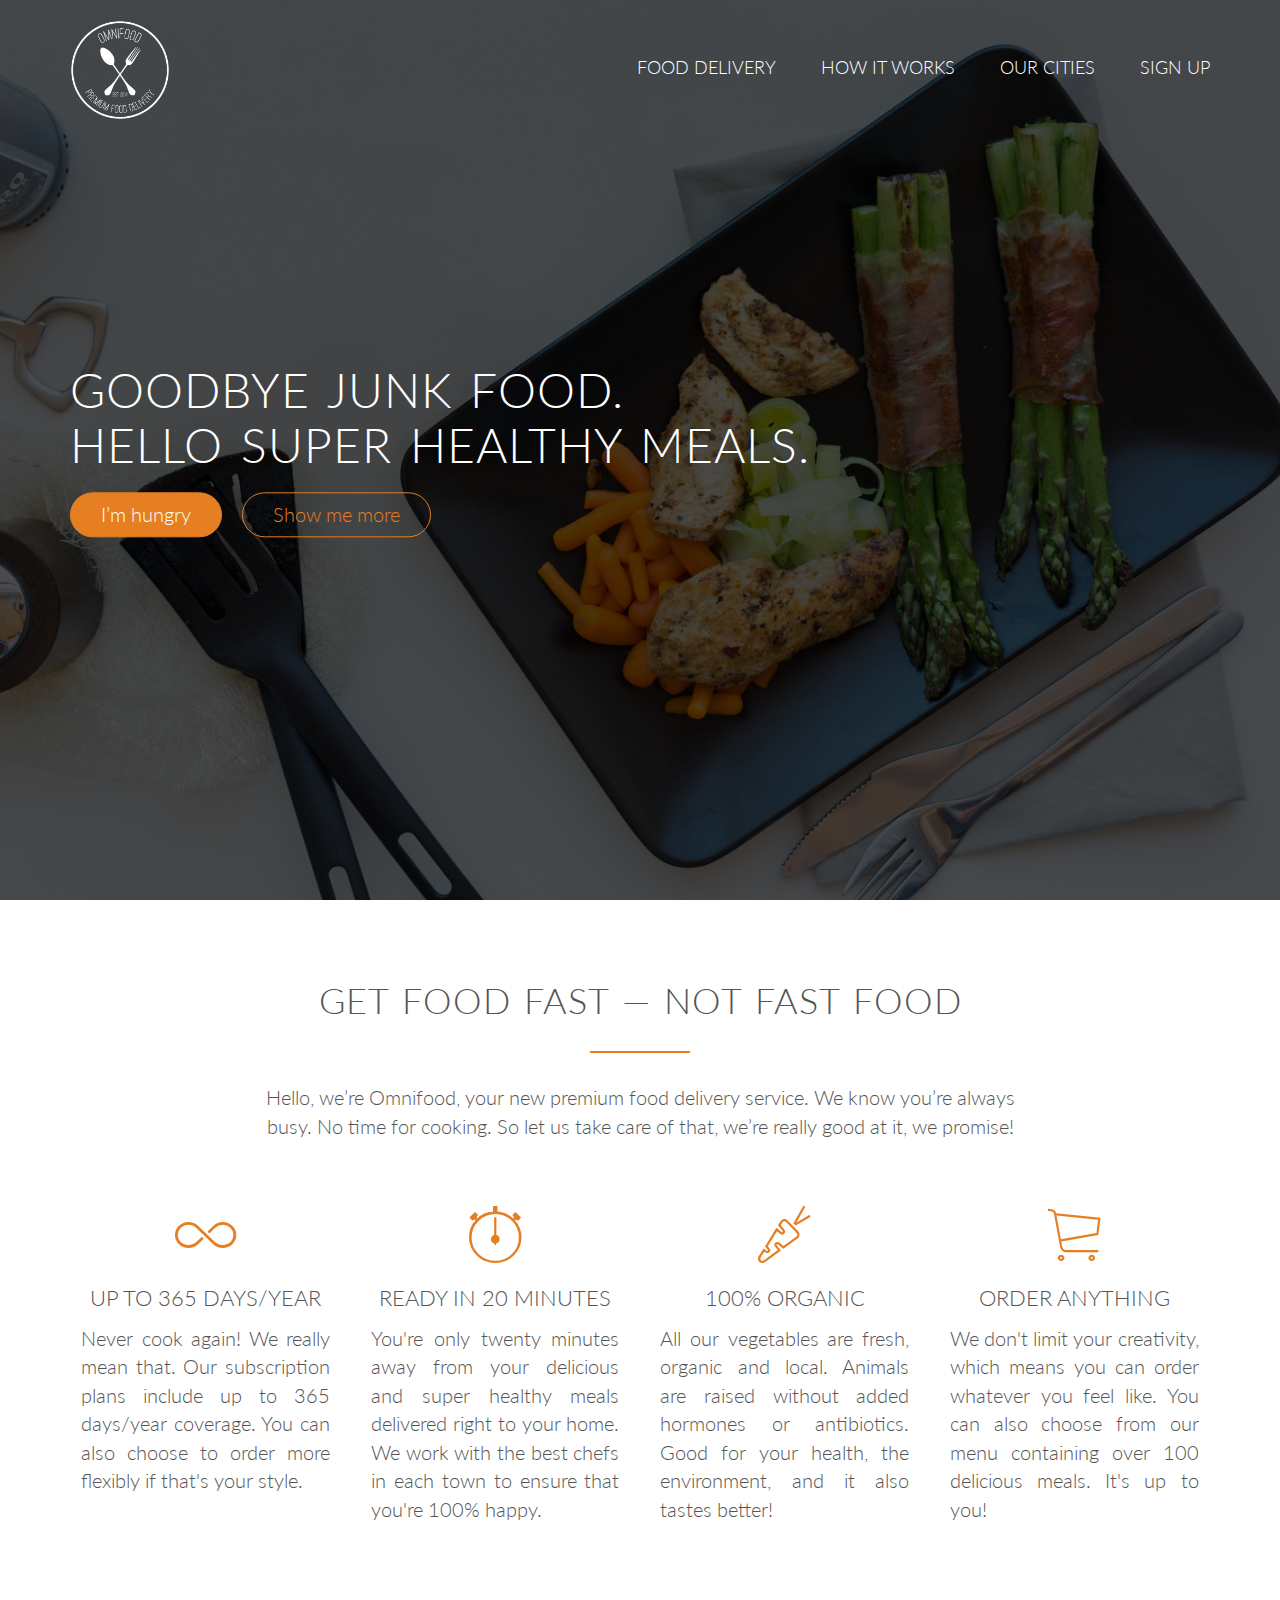
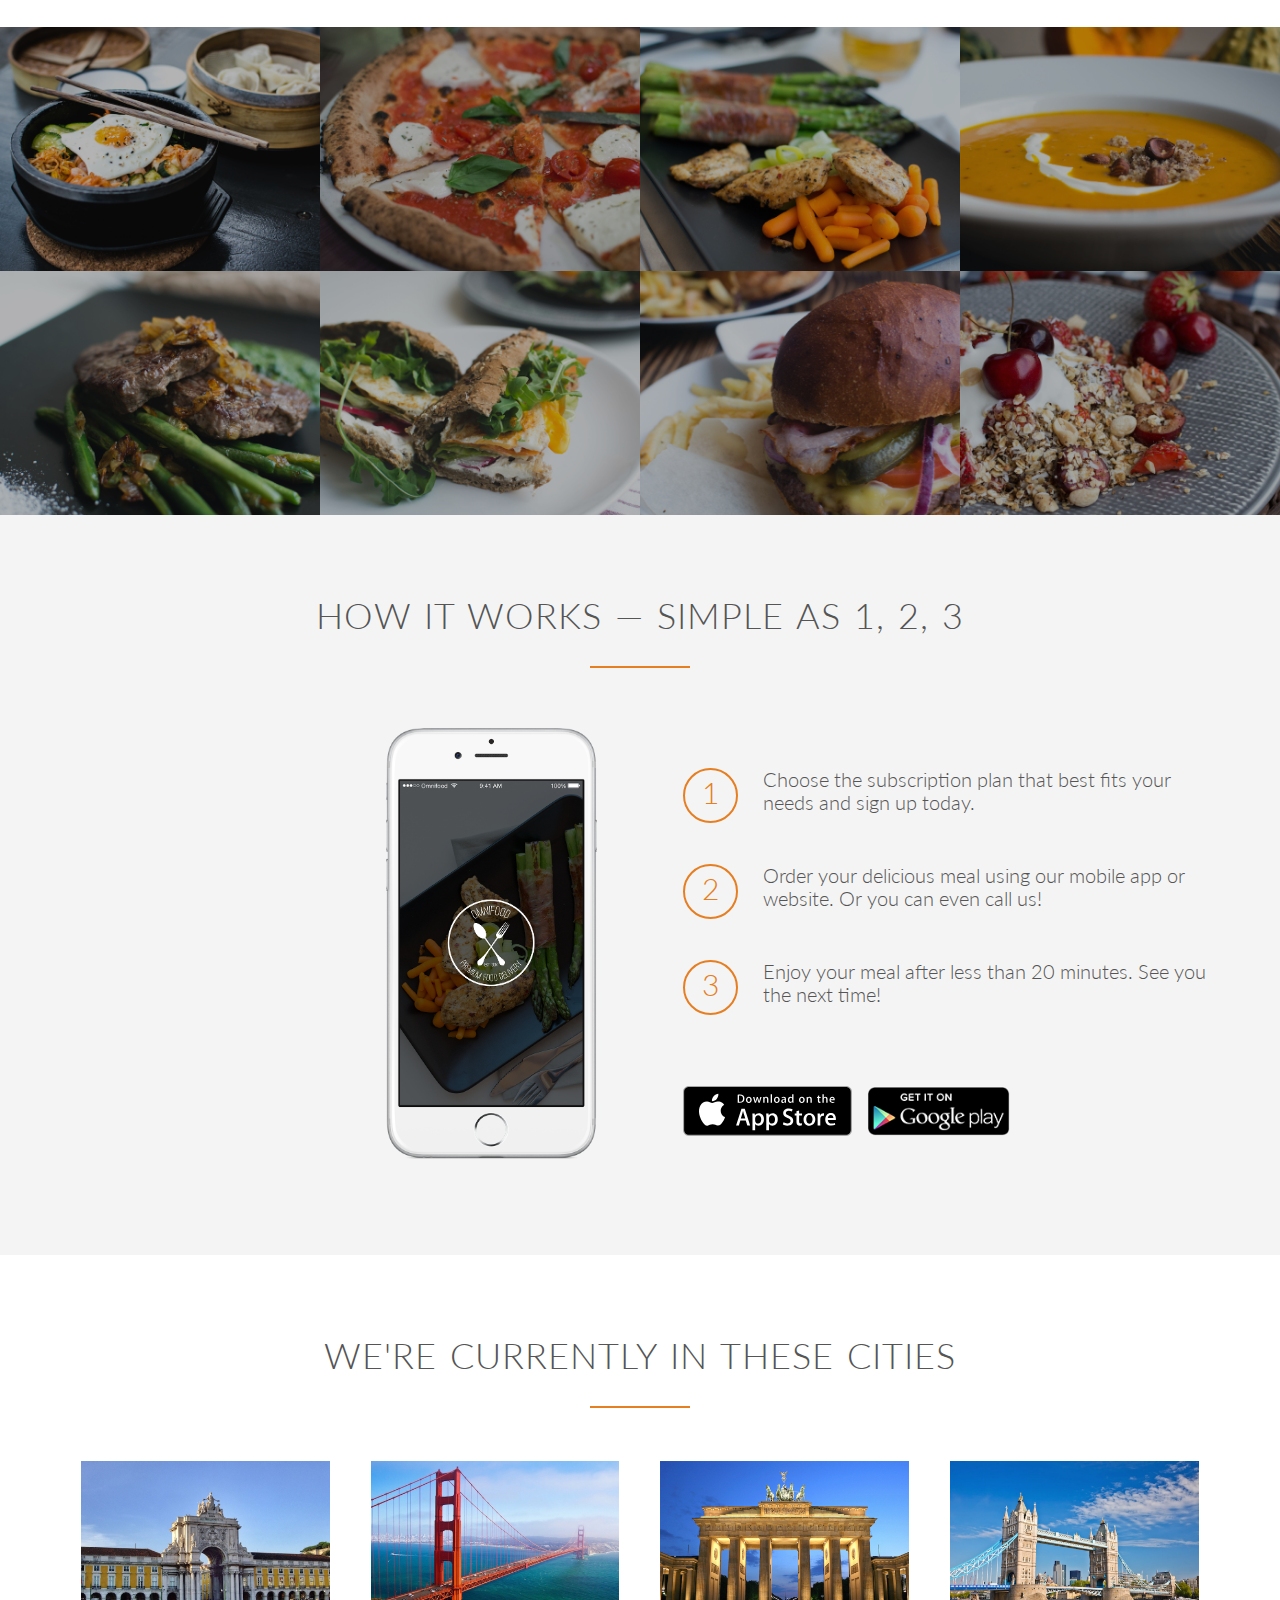
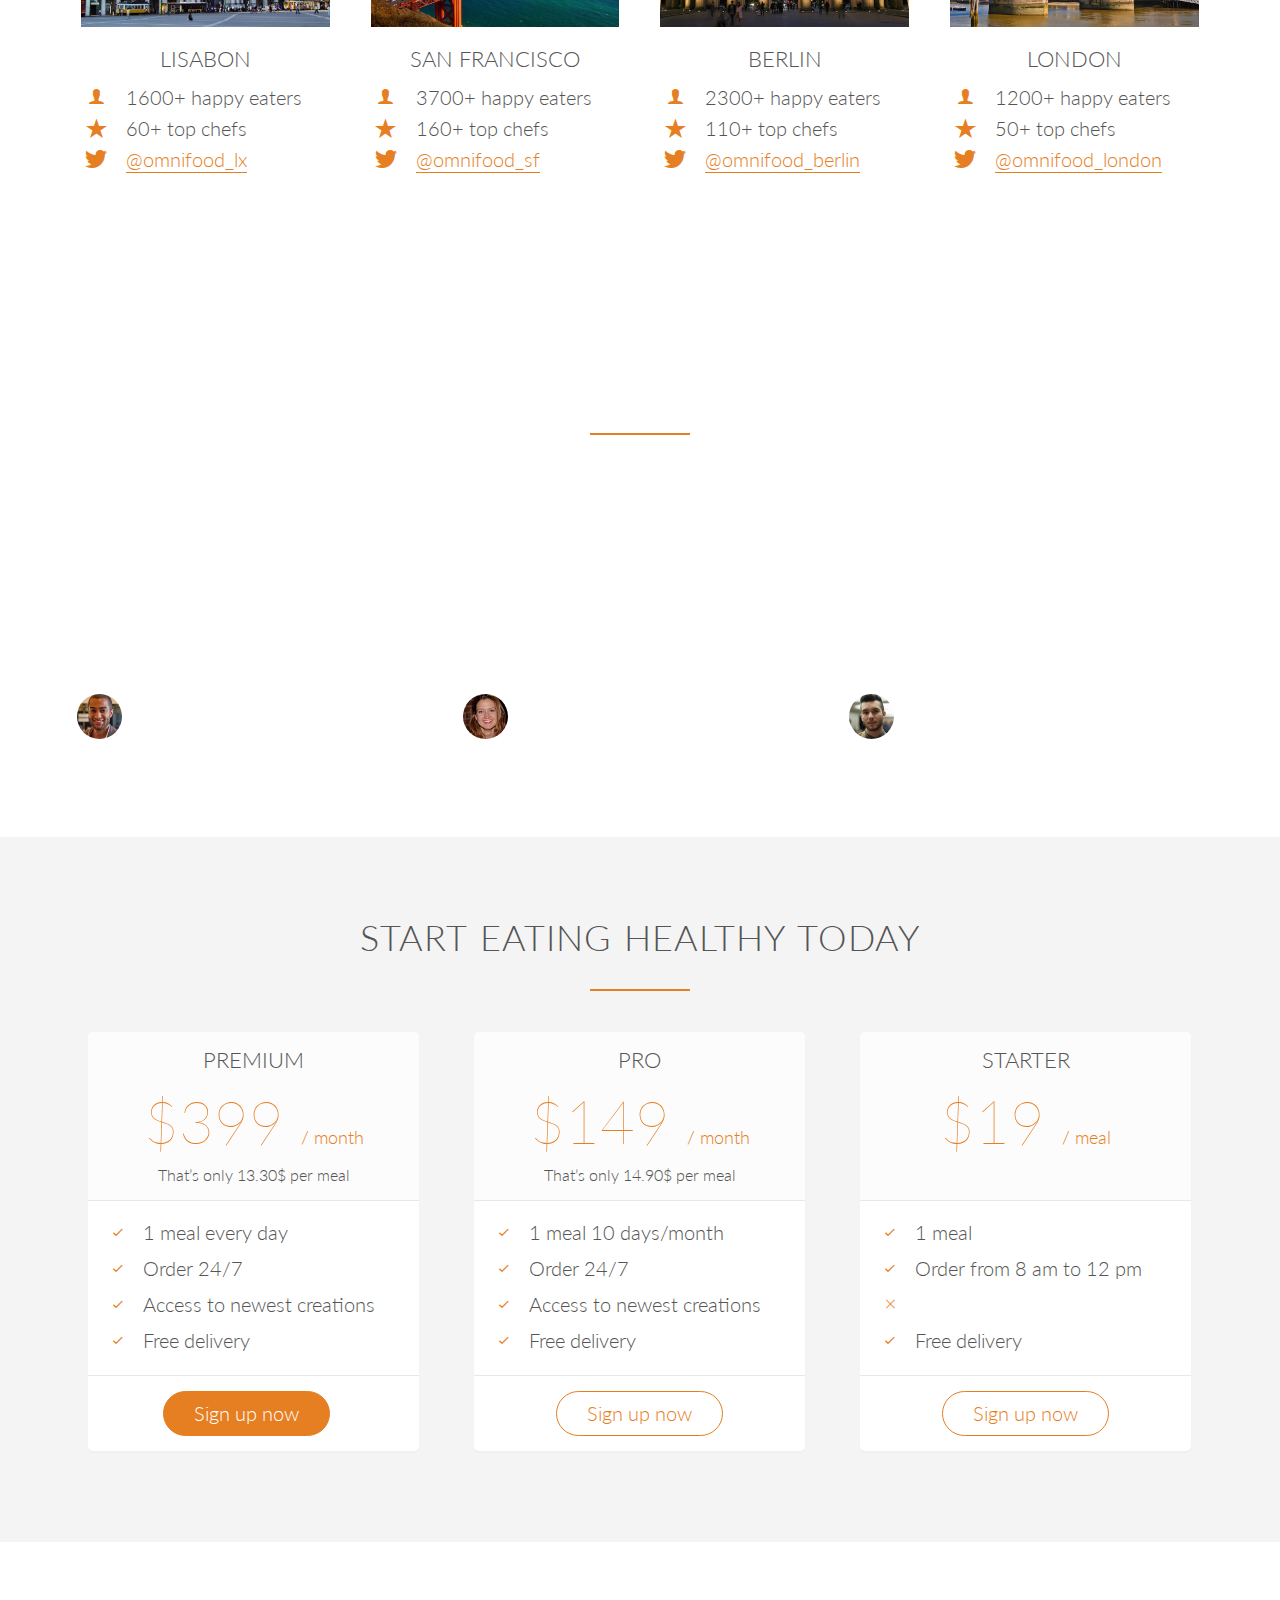
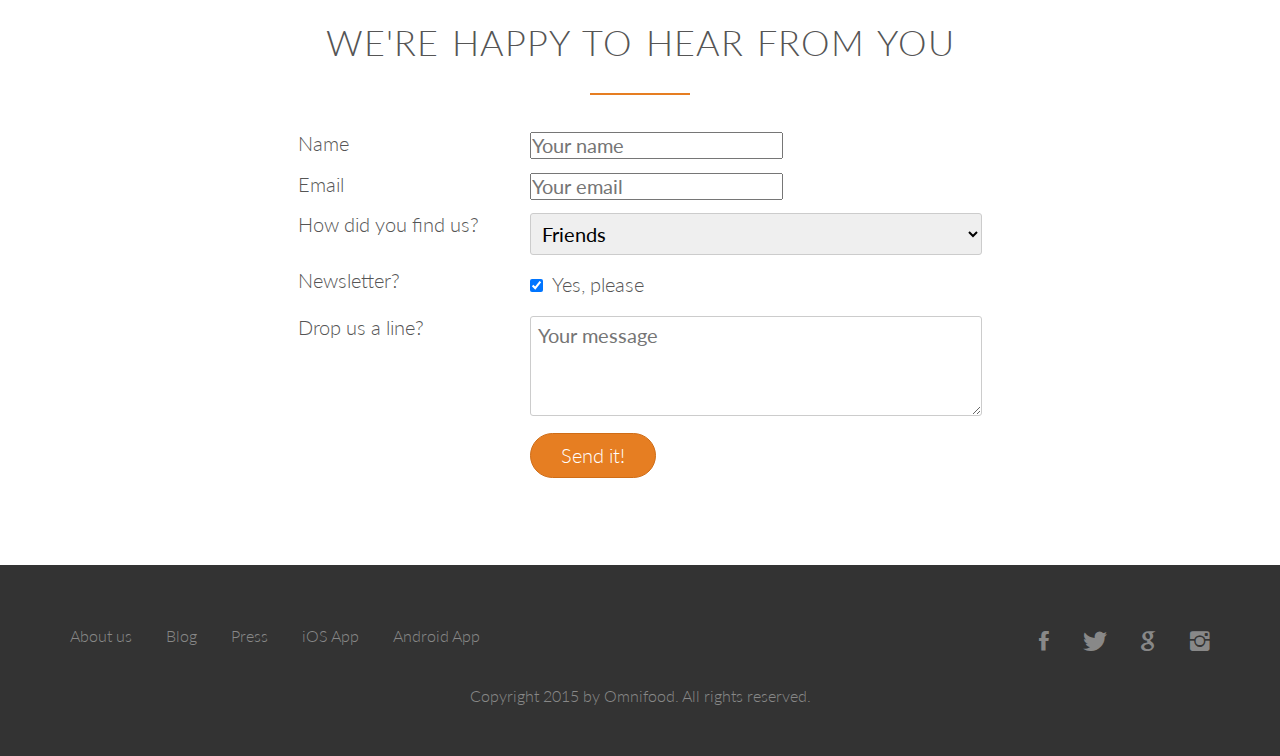
<file: Omnifood/index.html>
<!DOCTYPE html>
<html lang="en">

<head>
    <meta charset="UTF-8">
    <meta name="viewport" content="width=device-width, initial-scale=1.0">
    <meta http-equiv="X-UA-Compatible" content="ie=edge">
    <link rel="stylesheet" type="text/css" href="vendors/css/normalize.css">
    <link rel="stylesheet" type="text/css" href="resources/css/img/style.css">
    <link href="https://fonts.googleapis.com/css?family=Lato:100,300,300i,400&display=swap" rel="stylesheet">
    <link rel="stylesheet" type="text/css" href="vendors/css/grid.css">
    <link rel="stylesheet" type="text/css" href="vendors/css/ionicons.min.css">

    <title>Omnifood</title>
</head>

<body>
    <header>
        <nav>
            <div class="row">
                <img src="resources/img/logo-white.png" alt="omnifood logo" class="logo">
                <ul class="main-nav">
                    <li> <a href="#">Food delivery</a></li>
                    <li> <a href="#">How it works</a></li>
                    <li> <a href="#">Our cities</a></li>
                    <li> <a href="#">Sign up</a></li>
                </ul>
            </div>
        </nav>
        <div class="hero-text-box">
            <h1>Goodbye junk food.<br> Hello super healthy meals.</h1>
            <a class="btn btn-full" href="#"> I’m hungry </a>
            <a class="btn btn-ghost" href="#"> Show me more </a>
        </div>
    </header>
    <section class="sections-features">
        <div class="row">
            <h2>Get food fast &mdash; not fast food</h2>
            <p class="long-copy">
                Hello, we’re Omnifood, your new premium food delivery service.
                We know you’re always busy. No time for cooking. So let us take care of that,
                we’re really good at it, we promise!
            </p>
        </div>

        <div class="row">

            <div class="col span-1-of-4 box">
                <i class="ion-ios-infinite-outline icon-big"></i>
                <h3>Up to 365 days/year</h3>
                <p>
                    Never cook again! We really mean that. Our subscription plans include up to 365 days/year coverage.
                    You can
                    also choose to order more flexibly if that's your style.
                </p>
            </div>
            <div class="col span-1-of-4 box">
                <i class="ion-ios-stopwatch-outline icon-big"></i>
                <h3>Ready in 20 minutes</h3>
                <p>
                    You're only twenty minutes away from your delicious and super healthy meals delivered right to your
                    home. We work with the
                    best chefs in each town to ensure that you're 100% happy. </p>
            </div>
            <div class="col span-1-of-4 box">
                <i class="ion-ios-nutrition-outline icon-big"></i>
                <h3>100% organic</h3>
                <p>
                    All our vegetables are fresh, organic and local. Animals are raised without added hormones or
                    antibiotics.
                    Good for your health, the environment, and it also tastes better!</p>
            </div>
            <div class="col span-1-of-4 box">
                <i class="ion-ios-cart-outline icon-big"></i>
                <h3>Order anything</h3>
                <p>
                    We don't limit your creativity,
                    which means you can order whatever you feel like. You can also choose from our menu containing over
                    100 delicious meals. It's up to you!
                </p>
            </div>

        </div>
    </section>

    <section class="section-meals">
        <ul class="meals-showcase clearfix">
            <li>
                <figure class="meal-photo">
                    <img src="resources/img/1.jpg" alt="Korean bibimbap with egg and vegetables">
                </figure>
            </li>
            <li>
                <figure class="meal-photo">
                    <img src="resources/img/2.jpg" alt="Simple italian pizza with cherry tomatoes">
                </figure>
            </li>
            <li>
                <figure class="meal-photo">
                    <img src="resources/img/3.jpg" alt="Chicken breast steak with vegetables">
                </figure>
            </li>
            <li>
                <figure class="meal-photo">
                    <img src="resources/img/4.jpg" alt="Autumn pumpkin soup">
                </figure>
            </li>
        </ul>
        <ul class="meals-showcase clearfix">
            <li>
                <figure class="meal-photo">
                    <img src=" resources/img/5.jpg" alt="Paleo beef steak with vegetables">
                </figure>
            </li>
            <li>
                <figure class="meal-photo">
                    <img src=" resources/img/6.jpg" alt="Healthy baguette with egg and vegetables">
                </figure>
            </li>
            <li>
                <figure class="meal-photo">
                    <img src=" resources/img/7.jpg" alt="Burger with cheddar and bacon">
                </figure>
            </li>
            <li>
                <figure class="meal-photo">
                    <img src=" resources/img/8.jpg" alt="Granola with cherries and strawberries">
                </figure>
            </li>
        </ul>
    </section>


    <section class="section-steps">
        <div class="row">
            <h2>How it works &mdash; Simple as 1, 2, 3</h2>
        </div>
        <div class="row">
            <div class="col span-1-of-2 steps-box">
                <img src="resources/img/app-iPhone.png" alt="Omnifood app on iPhone" class="app-screen">
            </div>
            <div class="col span-1-of-2 steps-box">
                <div class="works-step">
                    <div>1</div>
                    <p>Choose the subscription plan that best fits your needs and sign up today.</p>
                </div>
                <div class="works-step">
                    <div>2</div>
                    <p>Order your delicious meal using our mobile app or website. Or you can even call us!</p>
                </div>
                <div class="works-step">
                    <div>3</div>
                    <p>Enjoy your meal after less than 20 minutes. See you the next time!</p>
                </div>
                <a href="#" class="btn-app"><img src="resources/img/download-app.svg" alt="App Store Button"></a>
                <a href="#" class="btn-app"><img src="resources/img/download-app-android.png"
                        alt="Play Store Button"></a>
            </div>
        </div>
    </section>
    <section class="section-cities">
        <div class="row">
            <h2>We're currently in these cities</h2>
        </div>
        <div class="row">
            <div class="col span-1-of-4 box">
                <img src="resources/img/lisbon-3.jpg" alt="lisabon">
                <h3>Lisabon</h3>
                <div class="city-feature">
                    <i class="ion-ios-person icon-small"></i>
                    1600+ happy eaters
                </div>
                <div class="city-feature">
                    <i class="ion-ios-star icon-small"></i>
                    60+ top chefs
                </div>
                <div class="city-feature">
                    <i class="ion-social-twitter icon-small"></i>
                    <a href="#"> @omnifood_lx</a>
                </div>
            </div>
            <div class="col span-1-of-4 box">
                <img src="resources/img/san-francisco.jpg" alt="lisabon">
                <h3>San Francisco</h3>
                <div class="city-feature">
                    <i class="ion-ios-person icon-small"></i>
                    3700+ happy eaters
                </div>
                <div class="city-feature">
                    <i class="ion-ios-star icon-small"></i>
                    160+ top chefs
                </div>
                <div class="city-feature">
                    <i class="ion-social-twitter icon-small"></i>
                    <a href="#"> @omnifood_sf</a>

                </div>
            </div>
            <div class="col span-1-of-4 box">
                <img src="resources/img/berlin.jpg" alt="lisabon">
                <h3>Berlin</h3>
                <div class="city-feature">
                    <i class="ion-ios-person icon-small"></i>
                    2300+ happy eaters
                </div>
                <div class="city-feature">
                    <i class="ion-ios-star icon-small"></i>
                    110+ top chefs
                </div>
                <div class="city-feature">
                    <i class="ion-social-twitter icon-small"></i>
                    <a href="#">@omnifood_berlin</a>

                </div>
            </div>
            <div class="col span-1-of-4 box">
                <img src="resources/img/london.jpg" alt="lisabon">
                <h3>London</h3>
                <div class="city-feature">
                    <i class="ion-ios-person icon-small"></i>
                    1200+ happy eaters
                </div>
                <div class="city-feature">
                    <i class="ion-ios-star icon-small"></i>
                    50+ top chefs
                </div>
                <div class="city-feature">
                    <i class="ion-social-twitter icon-small"></i>
                    <a href="#">@omnifood_london</a>

                </div>
            </div>
        </div>
    </section>
    <section class="section-testimonials">
        <div class="row">
            <h2>Our customers can't live without us</h2>
        </div>
        <div class="row">
            <div class="col span-1-of-3">
                <blockquote>
                    Omnifood is just awesome! I just launched a startup which leaves me with no time for cooking, so
                    Omnifood is a life-saver.
                    Now that I got used to it, I couldn't live without my daily meals!
                    <cite> <img src="resources/img/customer-1.jpg">Alberto Duncan</cite>
                </blockquote>
            </div>
            <div class="col span-1-of-3">
                <blockquote>
                    Inexpensive, healthy and great-tasting meals, delivered right to my home. We have lots of food
                    delivery here in Lisbon, but no one comes even close to Omifood.
                    Me and my family are so in love!
                    <cite> <img src="resources/img/customer-2.jpg">Joana Silva</cite>
                </blockquote>
            </div>
            <div class="col span-1-of-3">
                <blockquote>
                    I was looking for a quick and easy food delivery service in San Franciso. I tried a lot of them and
                    ended up with Omnifood.
                    Best food delivery service in the Bay Area. Keep up the great work!
                    <cite> <img src="resources/img/customer-3.jpg">Milton Chapman</cite>
                </blockquote>
            </div>
        </div>
    </section>
    <section class="section-plans">
        <div class="row">
            <h2>Start eating healthy today</h2>
        </div>
        <div class="row">
            <div class="col span-1-of-3">
                <div class=plan-box>
                    <div>
                        <h3>Premium</h3>
                        <p class="plan-price"> $399 <span>/ month</span></p>
                        <p class="plan-price-meal"> That’s only 13.30$ per meal</p>
                    </div>
                    <div>
                        <ul>
                            <li><i class="ion-ios-checkmark-empty icon-small"></i>1 meal every day</li>
                            <li><i class="ion-ios-checkmark-empty icon-small"></i>Order 24/7</li>
                            <li><i class="ion-ios-checkmark-empty icon-small"></i>Access to newest creations</li>
                            <li><i class="ion-ios-checkmark-empty icon-small"></i>Free delivery</li>
                        </ul>
                    </div>
                    <div>
                        <a href="#" class="btn btn-full">Sign up now</a>
                    </div>
                </div>
            </div>
            <div class="col span-1-of-3">
                <div class=plan-box>
                    <div>
                        <h3>Pro</h3>
                        <p class="plan-price"> $149 <span>/ month</span></p>
                        <p class="plan-price-meal"> That’s only 14.90$ per meal</p>
                    </div>
                    <div>
                        <ul>
                            <li><i class="ion-ios-checkmark-empty icon-small"></i>1 meal 10 days/month</li>
                            <li><i class="ion-ios-checkmark-empty icon-small"></i>Order 24/7</li>
                            <li><i class="ion-ios-checkmark-empty icon-small"></i>Access to newest creations</li>
                            <li><i class="ion-ios-checkmark-empty icon-small"></i>Free delivery</li>
                        </ul>
                    </div>
                    <div>
                        <a href="#" class="btn btn-ghost">Sign up now</a>
                    </div>
                </div>
            </div>
            <div class="col span-1-of-3">
                <div class=plan-box>
                    <div>
                        <h3>Starter</h3>
                        <p class="plan-price"> $19 <span>/ meal</span></p>
                        <p class="plan-price-meal">&nbsp;</p>
                    </div>
                    <div>
                        <ul>
                            <li><i class="ion-ios-checkmark-empty icon-small"></i>1 meal</li>
                            <li><i class="ion-ios-checkmark-empty icon-small"></i>Order from 8 am to 12 pm</li>
                            <li><i class="ion-ios-close-empty icon-small"></i></li>
                            <li><i class="ion-ios-checkmark-empty icon-small"></i>Free delivery</li>
                        </ul>
                    </div>
                    <div>
                        <a href="#" class="btn btn-ghost">Sign up now</a>
                    </div>
                </div>
            </div>
        </div>
    </section>
    <section class="section-form">
        <div class="row">
            <h2>We're happy to hear from you</h2>
        </div>
        <div class="row">
            <form method="POST" action="#" class="contact-form">
                <div class="row">
                    <div class="col span-1-of-3">
                        <label for="name">Name</label>
                    </div>
                    <div class="col span-2-of-3">
                        <input type="text" name="name" id="name" placeholder="Your name" required>
                    </div>
                </div>
                <div class="row">
                    <div class="col span-1-of-3">
                        <label for="email">Email</label>
                    </div>
                    <div class="col span-2-of-3">
                        <input type="email" name="email" id="email" placeholder="Your email" required>
                    </div>
                </div>
                <div class="row">
                    <div class="col span-1-of-3">
                        <label for="find-us">How did you find us?</label>
                    </div>
                    <div class="col span-2-of-3">
                        <select name="find-us" id="find-us">
                            <option value="friends" selected>Friends</option>
                            <option value="search">Search engine</option>
                            <option value="ad">Advertisement</option>
                            <option value="other">Other</option>
                        </select>
                    </div>
                </div>
                <div class="row">
                    <div class="col span-1-of-3">
                        <label>Newsletter?</label>
                    </div>
                    <div class="col span-2-of-3">
                        <input type="checkbox" name="news" id="news" checked> Yes, please
                    </div>
                </div>
                <div class="row">
                    <div class="col span-1-of-3">
                        <label>Drop us a line?</label>
                    </div>
                    <div class="col span-2-of-3">
                        <textarea name="message" placeholder="Your message"></textarea>
                    </div>
                </div>
                <div class="row">
                    <div class="col span-1-of-3">
                        <label>&nbsp;</label>
                    </div>
                    <div class="col span-2-of-3">
                        <input type="submit" value="Send it!">
                    </div>
                </div>


            </form>
        </div>
    </section>
    <footer>
        <div class="row">
            <div class="col span-1-of-2">
                <ul class="footer-nav">
                    <li><a href="#">About us</a></li>
                    <li><a href="#">Blog</a></li>
                    <li><a href="#">Press</a></li>
                    <li><a href="#">iOS App</a></li>
                    <li><a href="#">Android App</a></li>
                </ul>
            </div>
            <div class="col span-1-of-2">
                <ul class="social-links">
                    <li><a href="#"><i class="ion-social-facebook"></i></a></li>
                    <li><a href="#"><i class="ion-social-twitter"></i></a></li>
                    <li><a href="#"><i class="ion-social-google"></i></a></li>
                    <li><a href="#"><i class="ion-social-instagram"></i></a></li>
                </ul>
            </div>
        </div>
        <div class="row">
            <p>
                Copyright  2015 by Omnifood. All rights reserved.
            </p>
        </div>
    </footer>
</body>
</html>
</file>
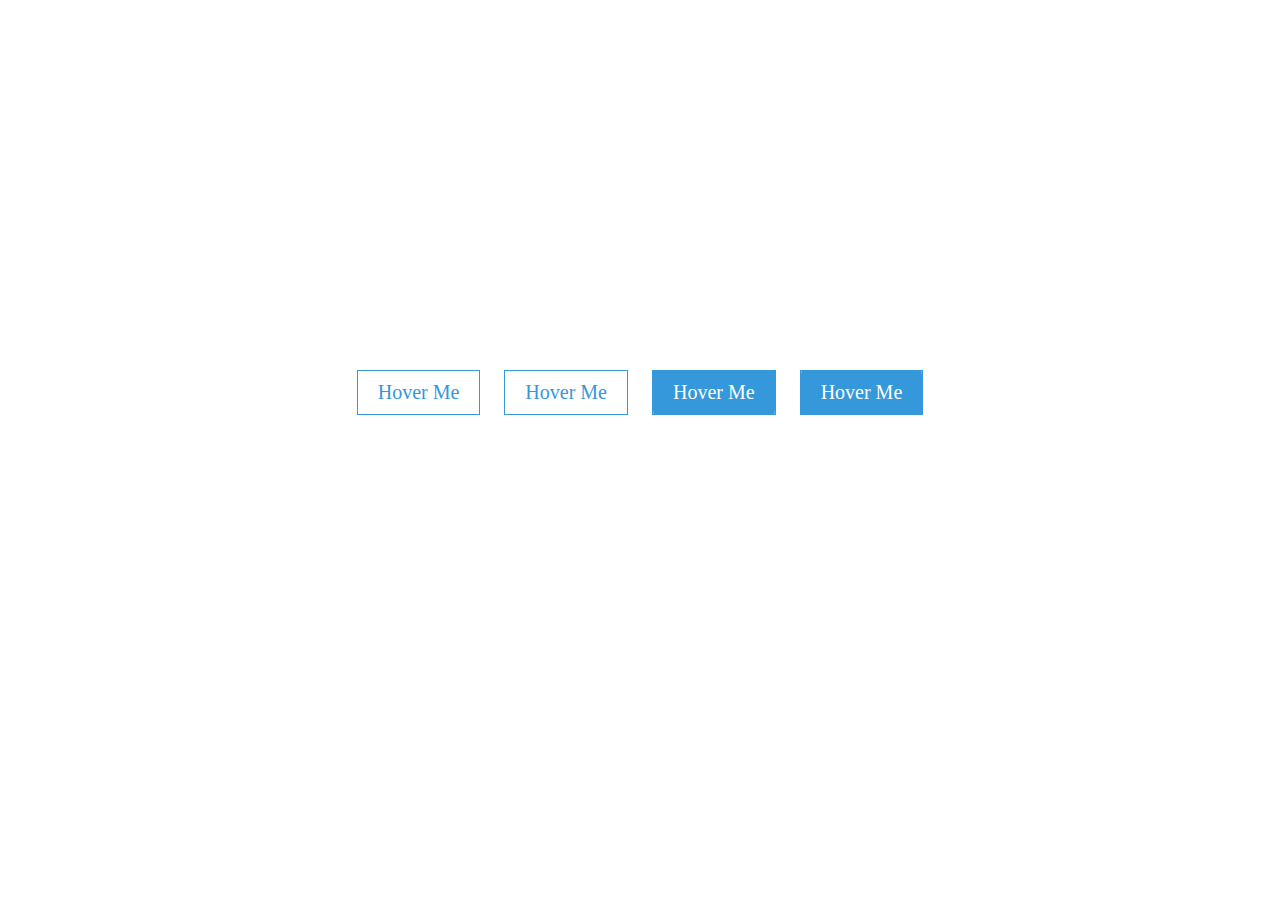
<file: buttons_hover/start.html>
<!DOCTYPE html>
<html lang="en">
<head>
    <meta charset="UTF-8">
    <meta name="viewport" content="width=device-width, initial-scale=1.0">
    <meta http-equiv="X-UA-Compatible" content="ie=edge">
    <link rel="stylesheet" href="style.css">
    <title>Document</title>
</head>
<body>
    <div class="container">
        <button class="btn btn1">Hover Me</button>
        <button class="btn btn2">Hover Me</button>
        <button class="btn btn3">Hover Me</button>
        <button class="btn btn4">Hover Me</button>
    </div>
</body>
</html>
</file>
<file: Omnifood/resources/css/img/style.css>
/*--------------------------------------*/
/*Базовые настройки*/
/*--------------------------------------*/
* {
    margin: 0px;
    padding: 0px;
    box-sizing: border-box;
}

html {
    background-color: #ffffff;
    color: #555;
    font-family: 'Lato', 'Arial', sans-serif;
    font-weight: 300;
    font-size: 20px;
    text-rendering: optimizeLegibility;
}

.clearfix {zoom: 1}
.clearfix:after{
    content: '.';
    clear: both;
    display: block;
    height: 0;
    visibility: hidden;
}

/*--------------------------------------*/
/*---------Многоразовые настройки----------*/
/*--------------------------------------*/
.row{
    max-width: 1140px;
    margin: 0 auto;
}
section{
    padding: 80px 0;
}
.box{
    padding: 1%;
}

/*--------------------------------------*/
/*Заголовки*/
/*--------------------------------------*/

h1,
h2,
h3 {
    font-weight: 300;
    /*насыщенность шрифта*/
    text-transform: uppercase;
    /*все символы строчные*/
}
h1{
    margin-top: 0;
    margin-bottom: 20px;
    color: #fff;
    font-size: 240%;
    /*размер шрифта*/
    word-spacing: 4px;
    /*интервал между словами*/
    letter-spacing: 1px;
    /*интервал между символами*/

}

h2{
    font-size: 180%;
    word-spacing: 2px;
    text-align: center;
    margin-bottom: 30px;
    letter-spacing: 1px;
    /*интервал между символами*/
}
h3{
    font-size: 110%;
    margin-bottom: 15px;
    text-align: center;

}
h2:after{
    display: block;
    height: 2px;
    background-color:#e67e22;
    content: " ";
    width: 100px;
    margin: 0 auto;
    margin-top: 30px;
}

/*--------------------------------------*/
/*Paragrah*/
/*--------------------------------------*/
.long-copy{
    line-height: 145%;
    width: 70%;
    margin-left: 15%;
    text-align: center;
}

.box p{
    font-size: 98%;
    line-height: 145%;
    text-align: justify;
}


/*Icons*/
.icon-big{
    text-align: center;
    font-size: 350%;
    display: block;
    color: #e67e22;
    margin-bottom: 10px;
}
.icon-small{
    display: inline-block;
    width: 30px;
    text-align: center;
    color: #e67e22;
    font-size: 120%;
    margin-right: 10px;
     
    line-height: 120%;
    vertical-align: middle;
    margin-top: -5px;
    
}
/*--------------------------------------*/
/*Links*/
/*--------------------------------------*/
a:link,
a:active{
    color: #e67e22;
    text-decoration: none;
    padding-bottom:1px;
    border-bottom: 1px solid #e67e22;
    transition: border-bottom 0.2s, color 0.2s;
}
a:hover,
a:active {
    color: #555;
    border-bottom: 1px solid transparent;
}

/*--------------------------------------*/
/*BUTTONS*/
/*--------------------------------------*/

.btn:link,
/*оформление ссылок и посещенных ссылок*/
.btn:visited,
input[type=submit] {
    display: inline-block;
    padding: 10px 30px;
    font-weight: 300;
    text-decoration: none;
    /*убирает подчеркивание ссылки*/
    border-radius: 200px;
    transition: background-color 0.2s, border 0.2s, color 0.2s;
    /*плавное изменение*/
}

.btn-full:link,
.btn-full:visited,
input[type=submit] {
    background-color: #e67e22;
    border: 1px solid #e67e22;
    color: #fff;
    margin-right: 15px;
}

.btn-ghost:link,
.btn-ghost:visited {
    border: 1px solid #e67e22;
    color: #e67e22;
}

.btn:hover,
.btn:active,
input[type=submit]:hover,
input[type=submit]:active {
    background-color: #cf6d17;

}

.btn-full:hover,
.btn-full:active,
input[type=submit]  {

    border: 1px solid #cf6d17;

}

.btn-ghost:hover,
.btn-ghost:active {
    border: 1px solid #cf6d17;
    color: #fff;
}

/*--------------------------------------*/
/*HEADER*/
/*--------------------------------------*/

header {
    background-image: linear-gradient(rgba(0, 0, 0, 0.7), rgba(0, 0, 0, 0.7)), url(../img/hero.jpg);
    background-size: cover;
    background-position: center;
    height: 100vh;
    background-attachment: fixed;
}

.hero-text-box {
    position: absolute;
    width: 1140px;
    top: 50%;
    left: 50%;
    transform: translate(-50%, -50%);

}
.logo{
    height: 100px;
    width: auto;
    float: left;
    margin-top: 20px;
}
.main-nav{
    float: right;
    list-style: none;/*убирает значки списка*/
    margin-top: 55px;

}
.main-nav li{
    display: inline-block;
    margin-left: 40px;


}
.main-nav li a:link,
.main-nav li a:visited{
    padding: 8px 0;
    color:#fff;
    text-decoration: none;
    text-transform: uppercase;
    font-size: 90%;
    border-bottom: 2px solid transparent;
    transition: border-bottom 0.2s;

}
.main-nav li a:hover,
.main-nav li a:active{
  border-bottom: 2px solid #e67e22;

}

/*FEATURES*/
.sections-features .long-copy{
margin-bottom: 30px;
}


/*MEALS*/

.section-meals{
    padding:0;
}
.meals-showcase{
list-style: none;
width: 100%;
}
.meals-showcase li{
    display: block;
    float: left;
    width: 25%;
}
.meal-photo{
    width: 100%;
    margin: 0;
    overflow: hidden; 
    background-color: #000; 
}
.meal-photo img{
    opacity: 0.7;
    width: 100%;
    height: auto;
    transform: scale(1.15);/*увеличение картинки в 1,15 раза*/
    transition: transform 0.5s, opacity 0.5s;
}

.meal-photo img:hover{
    opacity: 1;
    transform: scale(1.03);/*уменьшение картинки в 1.03 раза*/
}


/*HOW IT WORKS*/

.section-steps{
    background-color: #f4f4f4;
}

.steps-box:first-child{
    text-align: right;
    padding-right: 3%;
    margin-top:30px;
}
.steps-box:last-child{
    padding-left: 3%;
    margin-top: 70px;
}
.app-screen{ 
    width: 40%;
}
.works-step{
    margin-bottom: 50px;
}
.works-step:last-of-type{
    margin-bottom: 80px;
}
.works-step div{
    color: #e67e22;
    border:2px solid #e67e22;
    display: inline-block;
    border-radius: 50%;
    height: 55px;
    width: 55px;
    text-align: center;
    padding: 5px;
    font-size: 150%;
    margin-right: 25px;
    float: left;
}
.btn-app:link,
.btn-app:visited{
    border:0;
}
.btn-app img{
    height: 50px;
    width:auto;
    margin-right: 10px;
}

/*--------------------------------------*/
/*CITIES*/
/*--------------------------------------*/
.box img{
    width: 100%;
    height: auto;
    margin-bottom: 15px;
}
.city-feature{
    margin-bottom: 5px;
}

/*--------------------------------------*/
/*TESTIMONIALS*/
/*--------------------------------------*/
.section-testimonials{
    background-image: linear-gradient(rgba(0,0,0,0.8), rgba(0,0,0,0.8)), url(../img/back-customers.jpg);
    background-size: cover;
    color: #fff;
    background-attachment: fixed;
}
blockquote{
    padding: 2%;
    font-style: italic;
    line-height: 145%;
    text-align: justify;
    position: relative;
    margin-top: 40px;
}
cite{
    font-size: 90%;
    margin-top: 25px;
    display: block;
}
blockquote:before{
    content: "\201C";
    font-size: 500%;
    display: block;
    position: absolute;
    top:-5px;
    left:-5px;
}

cite img{
    height: 45px;
    border-radius: 50%;
    margin-right: 10px;
    vertical-align: middle;
}

/*--------------------------------------*/
/*SIGN UP*/
/*--------------------------------------*/
.section-plans{
    background-color: #f4f4f4;
}
.plan-box{
    background-color: #fff;
    border-radius: 5px;
    width: 90%;
    margin-left: 5%; 
    box-shadow: 0 2px 2px #efefef;
}

.plan-box div{
    padding: 15px;
    border-bottom: 1px solid #e8e8e8;
}

.plan-box div:first-child{
    background-color: #fcfcfc;
    border-top-left-radius:5px;
    border-top-right-radius:5px;  
}
.plan-box div:last-child{
    text-align: center;
    border:0;
}

.plan-price{
    text-align: center;
    font-size: 300%;
    margin-bottom: 10px;
    font-weight: 100;
    color:#e67e22;
}
.plan-price span{
    font-size: 30%;
    font-weight: 300;
}
.plan-price-meal{
    text-align: center;
     font-size: 80%;
}
.plan-box ul{
    list-style: none;
}
.plan-box ul li{
    padding: 5px 0;
}
/*--------------------------------------*/
/*FORM*/
/*--------------------------------------*/
.contact-form{
width: 60%;
margin: 0 auto;

}
input [type=text],
input [type=email],
select,
textarea{
    width: 100%;
    padding: 7px;
    border-radius: 3px;
    border: 1px solid #ccc;
}
textarea{
    height: 100px;
}
input[type=checkbox]{
    margin: 10px 5px 10px 0;
}
*:focus{outline: none;}
/*--------------------------------------*/
/*FOOTER*/
/*--------------------------------------*/
footer{
background-color: #333;
padding: 50px;
font-size: 80%;
}
.footer-nav{
    list-style: none;
    float: left;
}
.social-links{
    list-style: none;
    float: right;
}

.footer-nav li,
.social-links li{
    display: inline-block;
    margin-right: 30px;
}

.footer-nav li:last-child,
.social-links li:last-child{
    margin-right: 0;
}


.footer-nav li a:link,
.footer-nav li a:visited,
.social-links li a:link,
.social-links li a:visited{
    text-decoration: none;
    border:0;
    color:#888;
    transition: color 0.2s;
}
.footer-nav li a:hover,
.footer-nav li a:active{
    color: #ddd;
}

.social-links li a:link,
.social-links li a:visited{
    font-size: 160%;
}

.ion-social-facebook,
.ion-social-twitter,
.ion-social-google,
.ion-social-instagram{
transition: color 0.2s; 
}


.ion-social-facebook:hover{
    color:#3b5998;
}
.ion-social-google:hover{
    color:#dd4b39;
}
.ion-social-instagram:hover{
    color:#517fa4;
}
.ion-social-twitter:hover{
    color:#00aced;
}

footer p{
    color: #888;
    text-align: center;
    margin-top: 20px;
}
</file>
<file: Omnifood/vendors/css/grid.css>
/*  SECTIONS  ============================================================================= */

.section {
	clear: both;
	padding: 0px;
	margin: 0px;
}

/*  GROUPING  ============================================================================= */

.row {
    zoom: 1; /* For IE 6/7 (trigger hasLayout) */
}

.row:before,
.row:after {
    content:"";
    display:table;
}
.row:after {
    clear:both;
}

/*  GRID COLUMN SETUP   ==================================================================== */

.col {
	display: block;
	float:left;
	margin: 1% 0 1% 1.6%;
}

.col:first-child { margin-left: 0; } /* all browsers except IE6 and lower */


/*  REMOVE MARGINS AS ALL GO FULL WIDTH AT 480 PIXELS */

@media only screen and (max-width: 480px) {
	.col { 
		/*margin: 1% 0 1% 0%;*/
        margin: 0;
	}
}


/*  GRID OF TWO   ============================================================================= */


.span-2-of-2 {
	width: 100%;
}

.span-1-of-2 {
	width: 49.2%;
}

/*  GO FULL WIDTH AT LESS THAN 480 PIXELS */

@media only screen and (max-width: 480px) {
	.span-2-of-2 {
		width: 100%; 
	}
	.span-1-of-2 {
		width: 100%; 
	}
}


/*  GRID OF THREE   ============================================================================= */

	
.span-3-of-3 {
	width: 100%; 
}

.span-2-of-3 {
	width: 66.13%; 
}

.span-1-of-3 {
	width: 32.26%; 
}


/*  GO FULL WIDTH AT LESS THAN 480 PIXELS */

@media only screen and (max-width: 480px) {
	.span-3-of-3 {
		width: 100%; 
	}
	.span-2-of-3 {
		width: 100%; 
	}
	.span-1-of-3 {
		width: 100%;
	}
}

/*  GRID OF FOUR   ============================================================================= */

	
.span-4-of-4 {
	width: 100%; 
}

.span-3-of-4 {
	width: 74.6%; 
}

.span-2-of-4 {
	width: 49.2%; 
}

.span-1-of-4 {
	width: 23.8%; 
}


/*  GO FULL WIDTH AT LESS THAN 480 PIXELS */

@media only screen and (max-width: 480px) {
	.span-4-of-4 {
		width: 100%; 
	}
	.span-3-of-4 {
		width: 100%; 
	}
	.span-2-of-4 {
		width: 100%; 
	}
	.span-1-of-4 {
		width: 100%; 
	}
}


/*  GRID OF FIVE   ============================================================================= */

	
.span-5-of-5 {
	width: 100%;
}

.span-4-of-5 {
  	width: 79.68%; 
}

.span-3-of-5 {
  	width: 59.36%; 
}

.span-2-of-5 {
  	width: 39.04%;
}

.span-1-of-5 {
  	width: 18.72%;
}


/*  GO FULL WIDTH AT LESS THAN 480 PIXELS */

@media only screen and (max-width: 480px) {
	.span-5-of-5 {
		width: 100%; 
	}
	.span-4-of-5 {
		width: 100%; 
	}
	.span-3-of-5 {
		width: 100%; 
	}
	.span-2-of-5 {
		width: 100%; 
	}
	.span-1-of-5 {
		width: 100%; 
	}
}


/*  GRID OF SIX   ============================================================================= */


.span-6-of-6 {
	width: 100%;
}

.span-5-of-6 {
  	width: 83.06%;
}

.span-4-of-6 {
  	width: 66.13%;
}

.span-3-of-6 {
  	width: 49.2%;
}

.span-2-of-6 {
  	width: 32.26%;
}

.span-1-of-6 {
  	width: 15.33%;
}


/*  GO FULL WIDTH AT LESS THAN 480 PIXELS */

@media only screen and (max-width: 480px) {
	.span-6-of-6 {
		width: 100%; 
	}
	.span-5-of-6 {
		width: 100%; 
	}
	.span-4-of-6 {
		width: 100%; 
	}
	.span-3-of-6 {
		width: 100%; 
	}
	.span-2-of-6 {
		width: 100%; 
	}
	.span-1-of-6 {
		width: 100%; 
	}
}



/*  GRID OF SEVEN   ============================================================================= */


.span-7-of-7 {
	width: 100%;
}

.span-6-of-7 {
	width: 85.48%;
}

.span-5-of-7 {
  	width: 70.97%;
}

.span-4-of-7 {
  	width: 56.45%;
}

.span-3-of-7 {
  	width: 41.94%;
}

.span-2-of-7 {
  	width: 27.42%;
}

.span-1-of-7 {
  	width: 12.91%;
}


/*  GO FULL WIDTH AT LESS THAN 480 PIXELS */

@media only screen and (max-width: 480px) {
	.span-7-of-7 {
		width: 100%; 
	}
	.span-6-of-7 {
		width: 100%; 
	}
	.span-5-of-7 {
		width: 100%; 
	}
	.span-4-of-7 {
		width: 100%; 
	}
	.span-3-of-7 {
		width: 100%; 
	}
	.span-2-of-7 {
		width: 100%; 
	}
	.span-1-of-7 {
		width: 100%; 
	}
}


/*  GRID OF EIGHT   ============================================================================= */

	
.span-8-of-8 {
	width: 100%;
}

.span-7-of-8 {
	width: 87.3%; 
}

.span-6-of-8 {
	width: 74.6%; 
}

.span-5-of-8 {
	width: 61.9%; 
}

.span-4-of-8 {
	width: 49.2%; 
}

.span-3-of-8 {
	width: 36.5%;
}

.span-2-of-8 {
	width: 23.8%; 
}

.span-1-of-8 {
	width: 11.1%; 
}


/*  GO FULL WIDTH AT LESS THAN 480 PIXELS */

@media only screen and (max-width: 480px) {
	.span-8-of-8 {
		width: 100%; 
	}
	.span-7-of-8 {
		width: 100%; 
	}
	.span-6-of-8 {
		width: 100%; 
	}
	.span-5-of-8 {
		width: 100%; 
	}
	.span-4-of-8 {
		width: 100%; 
	}
	.span-3-of-8 {
		width: 100%; 
	}
	.span-2-of-8 {
		width: 100%; 
	}
	.span-1-of-8 {
		width: 100%; 
	}
}


/*  GRID OF NINE   ============================================================================= */


.span-9-of-9 {
	width: 100%;
}

.span-8-of-9 {
	width: 88.71%;
}

.span-7-of-9 {
	width: 77.42%; 
}

.span-6-of-9 {
	width: 66.13%; 
}

.span-5-of-9 {
	width: 54.84%; 
}

.span-4-of-9 {
	width: 43.55%; 
}

.span-3-of-9 {
	width: 32.26%;
}

.span-2-of-9 {
	width: 20.97%; 
}

.span-1-of-9 {
	width: 9.68%; 
}


/*  GO FULL WIDTH AT LESS THAN 480 PIXELS */

@media only screen and (max-width: 480px) {
	.span-9-of-9 {
		width: 100%; 
	}
	.span-8-of-9 {
		width: 100%; 
	}
	.span-7-of-9 {
		width: 100%; 
	}
	.span-6-of-9 {
		width: 100%; 
	}
	.span-5-of-9 {
		width: 100%; 
	}
	.span-4-of-9 {
		width: 100%; 
	}
	.span-3-of-9 {
		width: 100%; 
	}
	.span-2-of-9 {
		width: 100%; 
	}
	.span-1-of-9 {
		width: 100%; 
	}
}


/*  GRID OF TEN   ============================================================================= */


.span-10-of-10 {
	width: 100%;
}

.span-9-of-10 {
	width: 89.84%;
}

.span-8-of-10 {
	width: 79.68%;
}

.span-7-of-10 {
	width: 69.52%; 
}

.span-6-of-10 {
	width: 59.36%; 
}

.span-5-of-10 {
	width: 49.2%; 
}

.span-4-of-10 {
	width: 39.04%; 
}

.span-3-of-10 {
	width: 28.88%;
}

.span-2-of-10 {
	width: 18.72%; 
}

.span-1-of-10 {
	width: 8.56%; 
}


/*  GO FULL WIDTH AT LESS THAN 480 PIXELS */

@media only screen and (max-width: 480px) {
	.span-10-of-10 {
		width: 100%; 
	}
	.span-9-of-10 {
		width: 100%; 
	}
	.span-8-of-10 {
		width: 100%; 
	}
	.span-7-of-10 {
		width: 100%; 
	}
	.span-6-of-10 {
		width: 100%; 
	}
	.span-5-of-10 {
		width: 100%; 
	}
	.span-4-of-10 {
		width: 100%; 
	}
	.span-3-of-10 {
		width: 100%; 
	}
	.span-2-of-10 {
		width: 100%; 
	}
	.span-1-of-10 {
		width: 100%; 
	}
}


/*  GRID OF ELEVEN   ============================================================================= */

.span-11-of-11 {
	width: 100%;
}

.span-10-of-11 {
	width: 90.76%;
}

.span-9-of-11 {
	width: 81.52%;
}

.span-8-of-11 {
	width: 72.29%;
}

.span-7-of-11 {
	width: 63.05%; 
}

.span-6-of-11 {
	width: 53.81%; 
}

.span-5-of-11 {
	width: 44.58%; 
}

.span-4-of-11 {
	width: 35.34%; 
}

.span-3-of-11 {
	width: 26.1%;
}

.span-2-of-11 {
	width: 16.87%; 
}

.span-1-of-11 {
	width: 7.63%; 
}


/*  GO FULL WIDTH AT LESS THAN 480 PIXELS */

@media only screen and (max-width: 480px) {
	.span-11-of-11 {
		width: 100%; 
	}
	.span-10-of-11 {
		width: 100%; 
	}
	.span-9-of-11 {
		width: 100%; 
	}
	.span-8-of-11 {
		width: 100%; 
	}
	.span-7-of-11 {
		width: 100%; 
	}
	.span-6-of-11 {
		width: 100%; 
	}
	.span-5-of-11 {
		width: 100%; 
	}
	.span-4-of-11 {
		width: 100%; 
	}
	.span-3-of-11 {
		width: 100%; 
	}
	.span-2-of-11 {
		width: 100%; 
	}
	.span-1-of-11 {
		width: 100%; 
	}
}


/*  GRID OF TWELVE   ============================================================================= */

.span-12-of-12 {
	width: 100%;
}

.span-11-of-12 {
	width: 91.53%;
}

.span-10-of-12 {
	width: 83.06%;
}

.span-9-of-12 {
	width: 74.6%;
}

.span-8-of-12 {
	width: 66.13%;
}

.span-7-of-12 {
	width: 57.66%; 
}

.span-6-of-12 {
	width: 49.2%; 
}

.span-5-of-12 {
	width: 40.73%; 
}

.span-4-of-12 {
	width: 32.26%; 
}

.span-3-of-12 {
	width: 23.8%;
}

.span-2-of-12 {
	width: 15.33%; 
}

.span-1-of-12 {
	width: 6.86%; 
}


/*  GO FULL WIDTH AT LESS THAN 480 PIXELS */

@media only screen and (max-width: 480px) {
	.span-12-of-12 {
		width: 100%; 
	}
	.span-11-of-12 {
		width: 100%; 
	}
	.span-10-of-12 {
		width: 100%; 
	}
	.span-9-of-12 {
		width: 100%; 
	}
	.span-8-of-12 {
		width: 100%; 
	}
	.span-7-of-12 {
		width: 100%; 
	}
	.span-6-of-12 {
		width: 100%; 
	}
	.span-5-of-12 {
		width: 100%; 
	}
	.span-4-of-12 {
		width: 100%; 
	}
	.span-3-of-12 {
		width: 100%; 
	}
	.span-2-of-12 {
		width: 100%; 
	}
	.span-1-of-12 {
		width: 100%; 
	}
}
</file>
<file: buttons_hover/style.css>
body{
    margin: 0;
    padding: 0;
}
.container{
    text-align: center;
    margin-top: 360px;
}

.btn{
    border:1px solid #3498db;
    background: none;
    padding: 10px 20px;
    font-size: 20px;
    font-family: "montserrat";
    cursor: pointer;
    margin:10px;
    transition: 0.8s;
    position: relative;
  overflow: hidden;
}
.btn1,.btn2{
color:#3498db;
}
.btn3,.btn4{
    color: #fff;
}
.btn1:hover,.btn2:hover{
color:#fff;
}
.btn3:hover,.btn4:hover{
    color:#3498db;
    }
.btn::before{
    content: "";
    position: absolute;
    left: 0;
    width: 100%;
    height: 0%;
    background:#3498db;
    z-index: -1;
    transition: 0.8s;

}
.btn1::before,.btn3::before{
    top:0;
    border-radius: 0 0 50% 50%;
}
.btn2::before,.btn4::before{
    bottom:0;
    border-radius: 50% 50% 0 0;
}
.btn3::before,.btn4::before{
    height: 180%;
}
.btn1:hover::before,.btn2:hover::before{
    height: 180%;
}

.btn3:hover::before,.btn4:hover::before{
    height: 0%;
}
</file>
